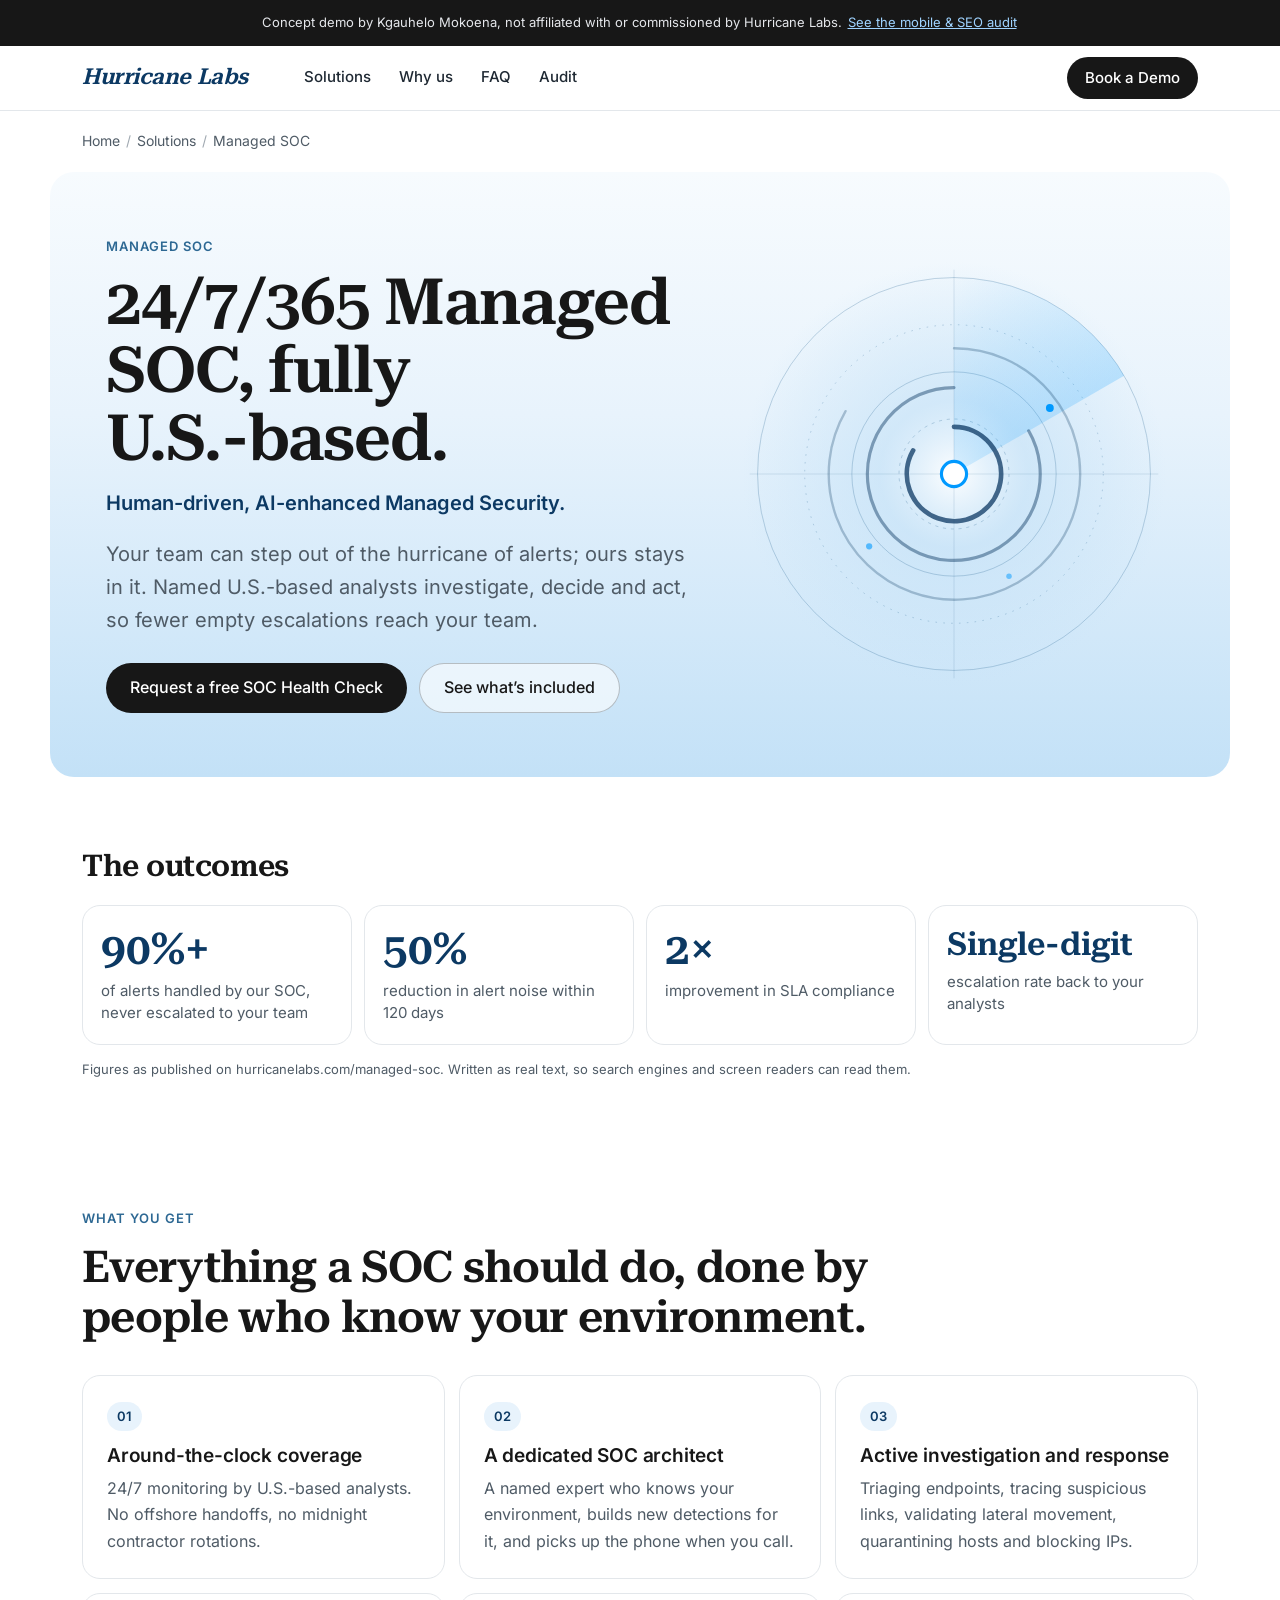
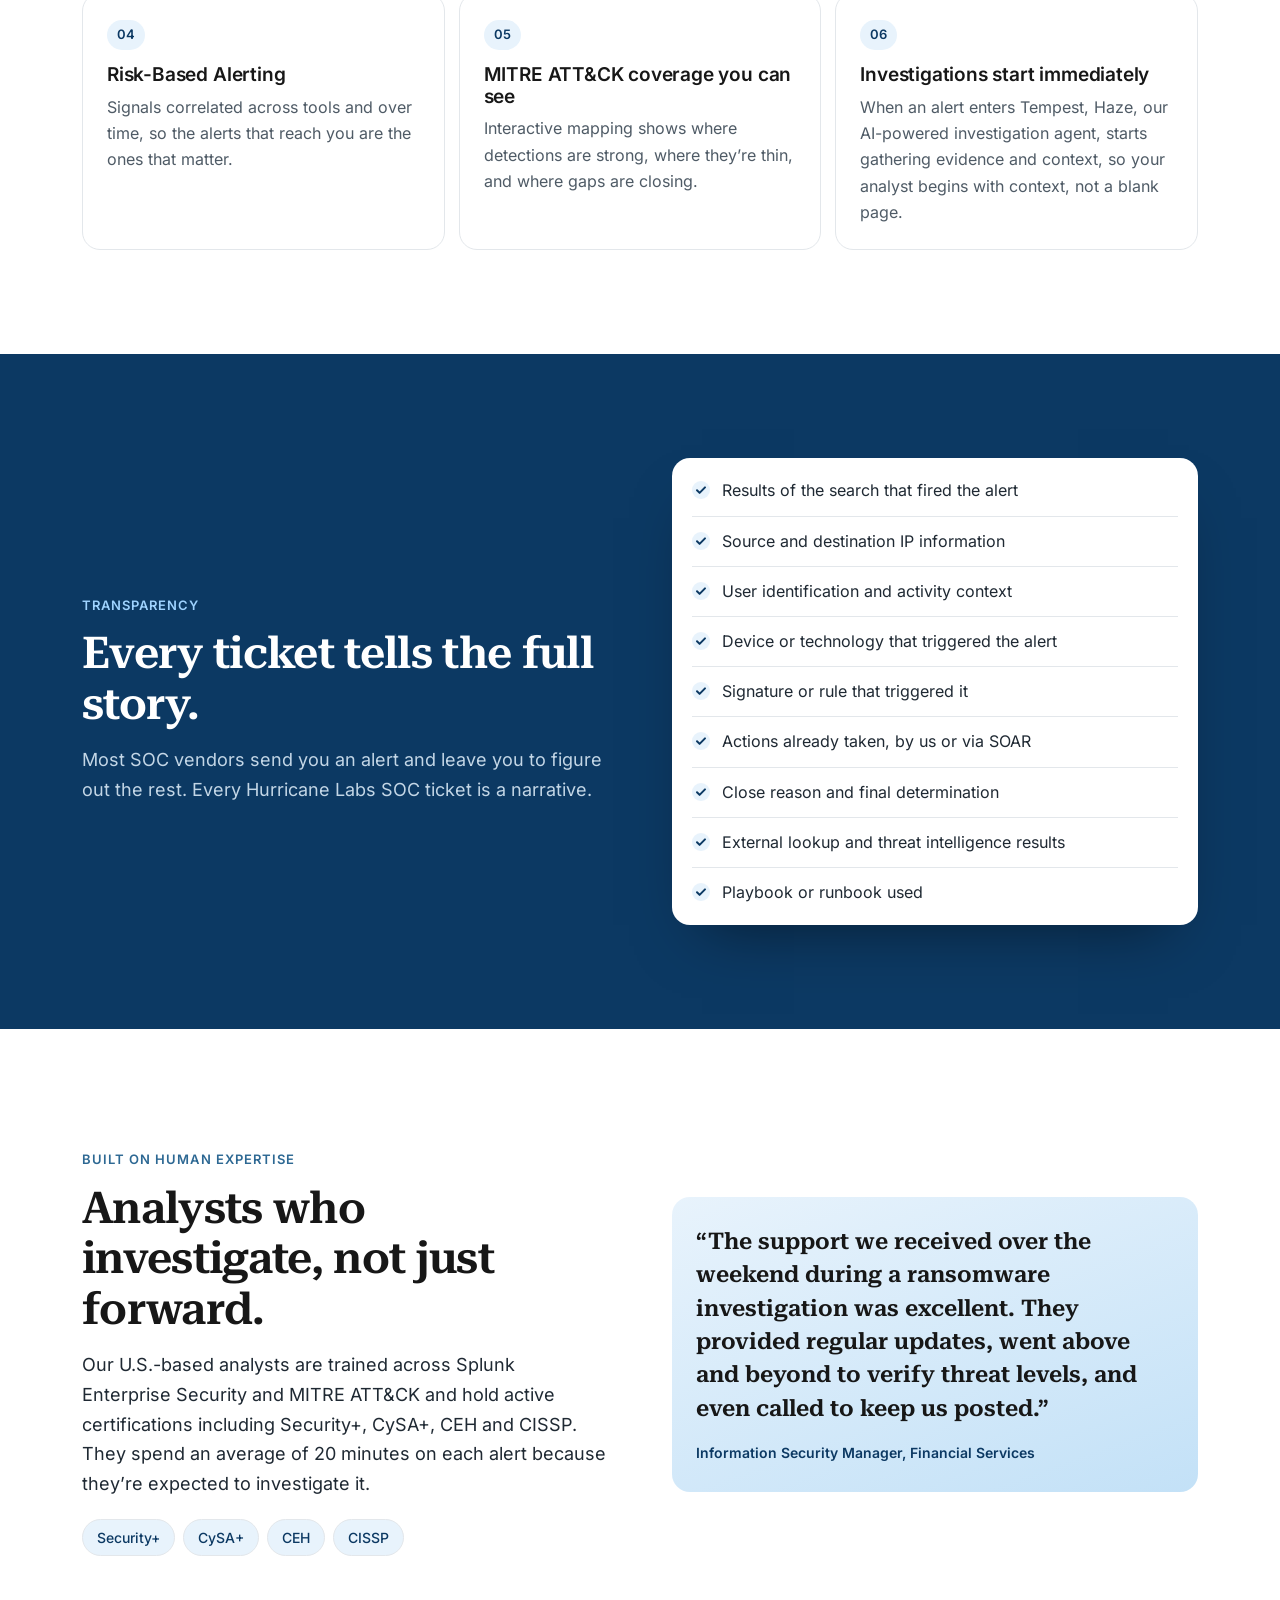
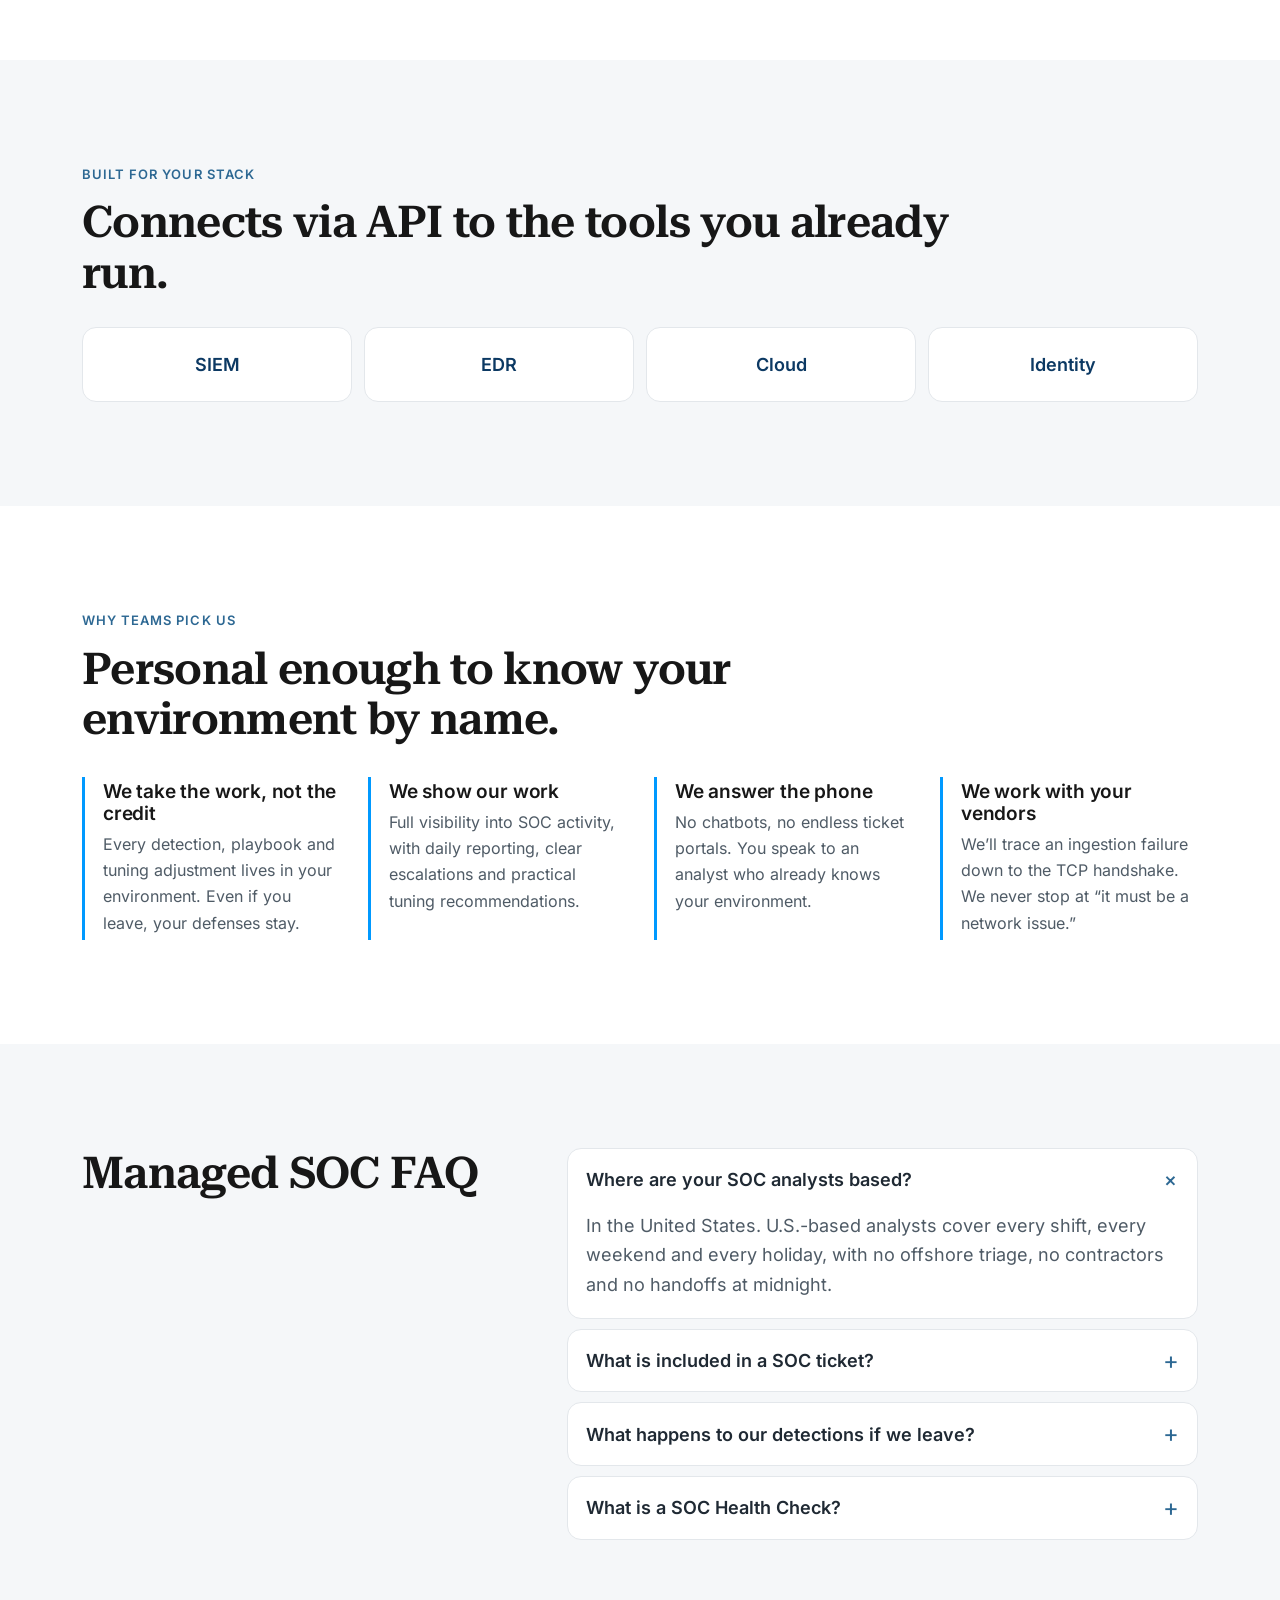
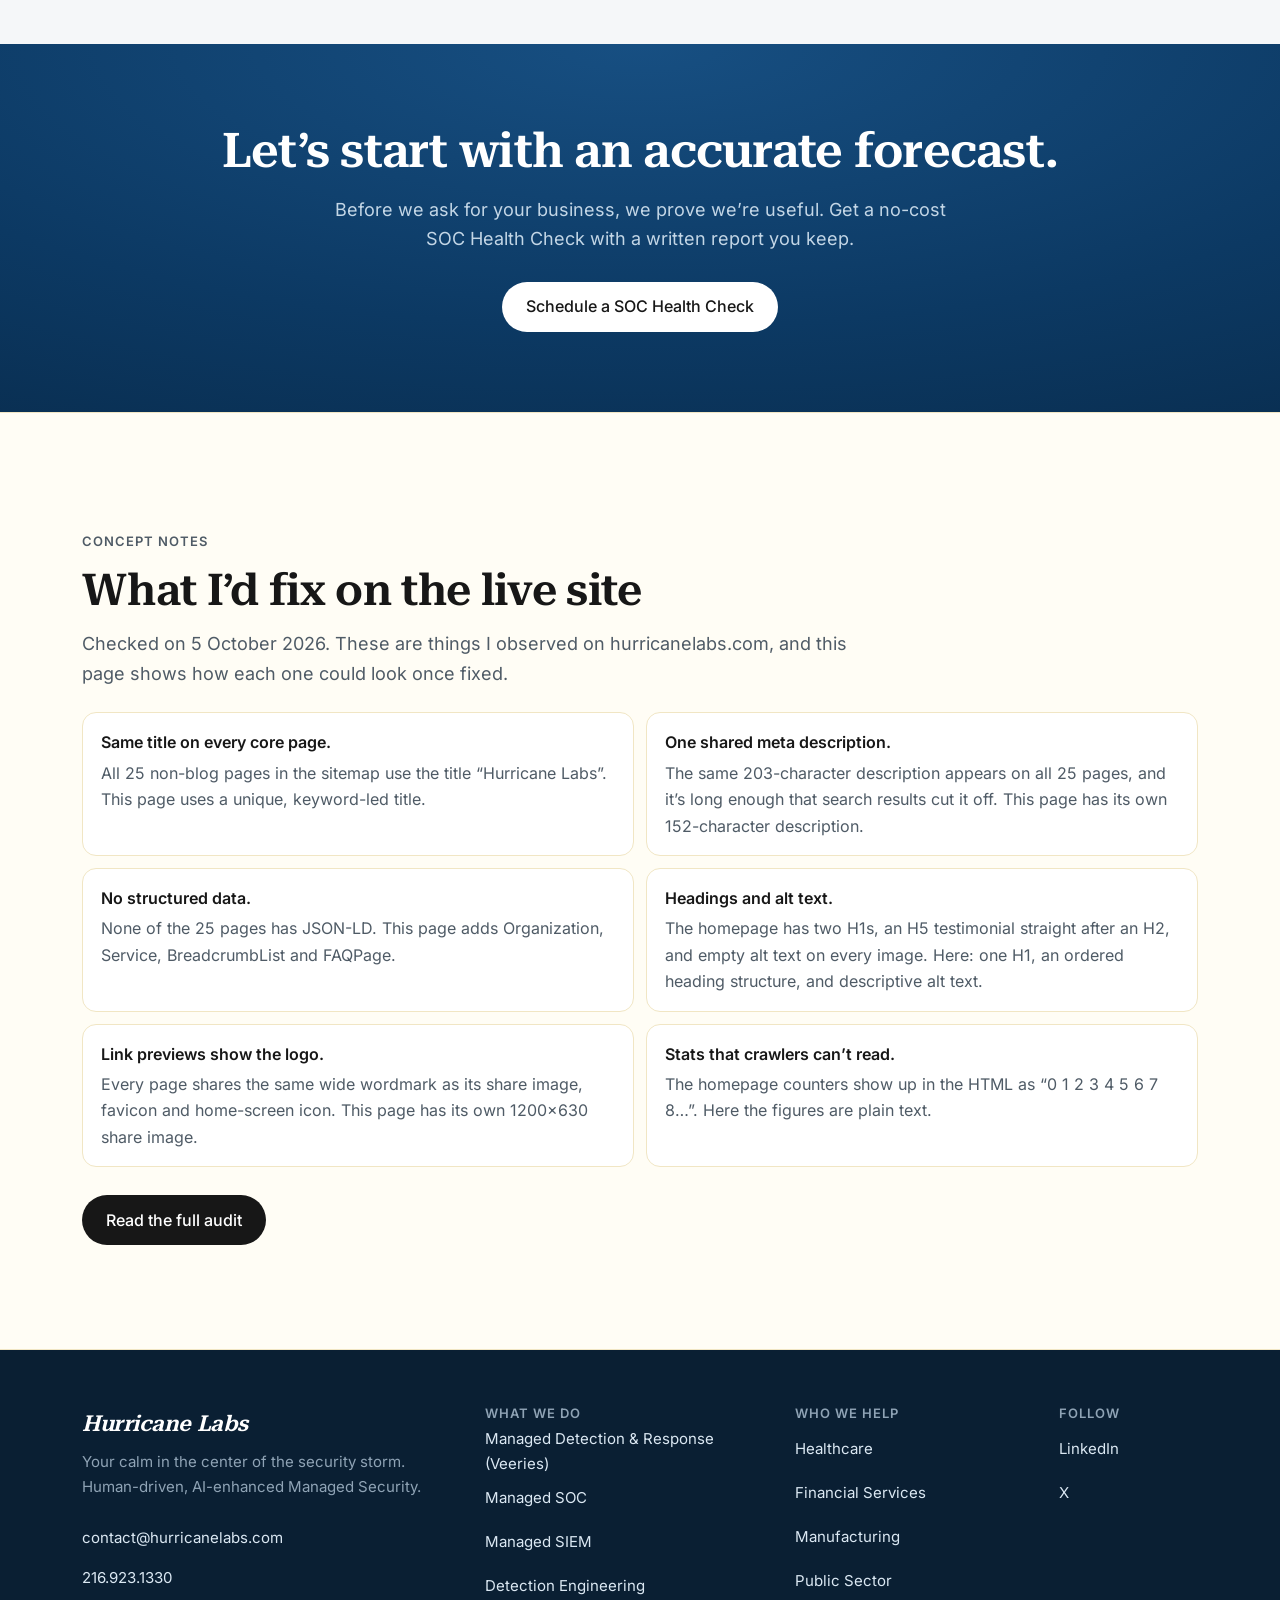
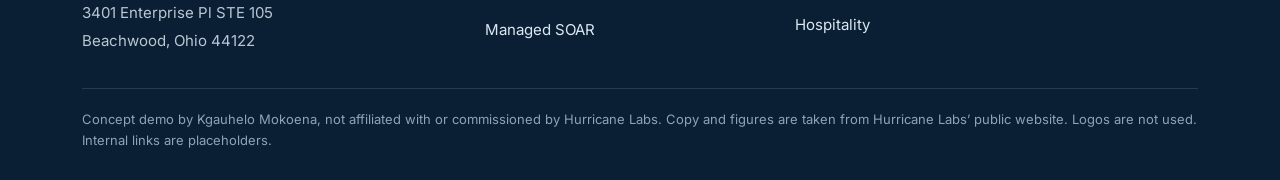
<file: index.html>
<!doctype html>
<html lang="en">
<head>
<meta charset="utf-8">
<meta name="viewport" content="width=device-width, initial-scale=1">
<title>Managed SOC Services | 24/7 U.S.-Based SOC | Hurricane Labs</title>
<meta name="description" content="24/7/365 managed SOC with named, U.S.-based analysts. Faster investigations, fewer empty escalations, and full visibility. Book a free SOC Health Check.">
<!-- Concept demo: canonical points to the live Managed SOC page so this demo never competes with it in search. -->
<link rel="canonical" href="https://www.hurricanelabs.com/managed-soc">
<meta property="og:type" content="website">
<meta property="og:title" content="Managed SOC Services | 24/7 U.S.-Based SOC | Hurricane Labs">
<meta property="og:description" content="24/7/365 monitoring and response by named, U.S.-based analysts. Start with a no-cost SOC Health Check.">
<meta property="og:image" content="https://kgauhelom053-ai.github.io/concept-hurricane-labs-redesign/og-managed-soc.png">
<meta property="og:image:width" content="1200">
<meta property="og:image:height" content="630">
<meta name="twitter:card" content="summary_large_image">
<meta name="theme-color" content="#0c3963">
<link rel="icon" href="data:image/svg+xml,%3Csvg xmlns='http://www.w3.org/2000/svg' viewBox='0 0 32 32'%3E%3Crect width='32' height='32' rx='8' fill='%230c3963'/%3E%3Ctext x='16' y='22' font-family='Georgia,serif' font-size='17' font-weight='700' fill='%23fff' text-anchor='middle'%3EH%3C/text%3E%3C/svg%3E">
<link rel="preload" href="fonts/robotoserif-600-latin.woff2" as="font" type="font/woff2" crossorigin>
<link rel="preload" href="fonts/inter-latin.woff2" as="font" type="font/woff2" crossorigin>
<style>@font-face{font-family:"Inter";font-style:normal;font-weight:400 600;font-display:swap;src:url(fonts/inter-latin.woff2) format("woff2")}@font-face{font-family:"Roboto Serif";font-style:normal;font-weight:600;font-display:swap;src:url(fonts/robotoserif-600-latin.woff2) format("woff2")}:root{--navy:#0c3963;--blue:#2d6893;--sky:#c3e1f7;--sky-2:#e8f3fc;--bright:#0099ff;--ink:#171717;--text:#1f2933;--muted:#4f5b66;--line:#e3e7eb;--soft:#f5f7f9;--white:#fff;--serif:"Roboto Serif",Georgia,"Times New Roman",serif;--sans:"Inter",system-ui,-apple-system,"Segoe UI",Roboto,sans-serif;--r:18px}*,*::before,*::after{box-sizing:border-box}html{-webkit-text-size-adjust:100%;scroll-behavior:smooth}@media (prefers-reduced-motion:reduce){html{scroll-behavior:auto}}body{margin:0;font:400 17px/1.65 var(--sans);color:var(--text);background:var(--white);-webkit-font-smoothing:antialiased;overflow-x:hidden}h1,h2,h3{margin:0;color:var(--ink);line-height:1.15}h1,h2{font-family:var(--serif);font-weight:600;letter-spacing:-.015em}h3{font-weight:600;font-size:19px;letter-spacing:-.01em}p{margin:0}ul,ol{margin:0;padding:0;list-style:none}a{color:var(--blue)}img{max-width:100%;height:auto;display:block}.wrap{width:100%;max-width:1180px;margin:0 auto;padding:0 20px}:focus-visible{outline:3px solid var(--bright);outline-offset:3px;border-radius:6px}.skip{position:absolute;left:-9999px;top:0;background:var(--ink);color:#fff;padding:10px 14px;z-index:99}.skip:focus{left:10px;top:10px}.concept-bar{background:var(--ink);color:#e5e7eb;font-size:13px;line-height:1.5;text-align:center;padding:9px 16px}.concept-bar a{color:#9fd3ff;white-space:nowrap}.site-header{position:sticky;top:0;z-index:30;background:rgba(255,255,255,.92);backdrop-filter:blur(10px);-webkit-backdrop-filter:blur(10px);border-bottom:1px solid var(--line)}.header-inner{display:flex;align-items:center;gap:16px;height:64px}.wordmark{font-family:var(--serif);font-weight:600;font-size:22px;letter-spacing:-.02em;color:var(--navy);text-decoration:none;margin-right:auto;font-style:italic}.wordmark-light{color:#fff}.desktop-nav{display:none;gap:28px}.desktop-nav a{color:var(--text);text-decoration:none;font-weight:500;font-size:15px;padding:10px 0}.desktop-nav a:hover{color:var(--blue)}.site-header .header-cta{display:none}.mobile-nav{position:relative}.mobile-nav summary{list-style:none;width:48px;height:48px;display:grid;place-content:center;gap:5px;cursor:pointer;border-radius:12px}.mobile-nav summary::-webkit-details-marker{display:none}.mobile-nav summary span{display:block;width:22px;height:2px;background:var(--ink);border-radius:2px;transition:transform .2s,opacity .2s}.mobile-nav[open] summary span:nth-child(1){transform:translateY(7px) rotate(45deg)}.mobile-nav[open] summary span:nth-child(2){opacity:0}.mobile-nav[open] summary span:nth-child(3){transform:translateY(-7px) rotate(-45deg)}.mobile-nav nav{position:absolute;right:0;top:56px;width:min(86vw,320px);background:#fff;border:1px solid var(--line);border-radius:16px;box-shadow:0 20px 40px -16px rgba(12,57,99,.3);padding:10px;display:grid}.mobile-nav nav a{display:flex;align-items:center;min-height:48px;padding:0 14px;border-radius:10px;color:var(--ink);text-decoration:none;font-weight:500}.mobile-nav nav a:hover{background:var(--soft)}.mobile-nav nav .btn{justify-content:center;color:#fff;margin-top:6px}.btn{display:inline-flex;align-items:center;justify-content:center;min-height:50px;padding:0 24px;border-radius:999px;font:500 16px/1.2 var(--sans);text-decoration:none;text-align:center;transition:background .15s,transform .15s}.btn:hover{transform:translateY(-1px)}.btn-sm{min-height:42px;padding:0 18px;font-size:15px}.btn-dark{background:var(--ink);color:#fff}.btn-dark:hover{background:#000}.btn-ghost{border:1px solid rgba(23,23,23,.25);color:var(--ink);background:rgba(255,255,255,.6)}.btn-light{background:#fff;color:var(--ink)}.crumbs ol{display:flex;flex-wrap:wrap;gap:6px;font-size:14px;color:var(--muted);padding:14px 0 0}.crumbs li+li::before{content:"/";margin-right:6px;color:#a0a9b1}.crumbs a{color:var(--muted);text-decoration:none;padding:12px 0}.crumbs a:hover{color:var(--blue);text-decoration:underline}.hero{padding:16px 0 0}.hero-inner{background:linear-gradient(180deg,#f7fbfe 0%,var(--sky-2) 40%,var(--sky) 100%);border-radius:24px;padding:36px 24px 0;display:grid;gap:8px;overflow:hidden}.eyebrow{font-size:13px;font-weight:600;letter-spacing:.08em;text-transform:uppercase;color:var(--blue);margin-bottom:12px}.eyebrow-light{color:#9fd3ff}.hero h1{font-size:clamp(36px,9.6vw,64px);line-height:1.06}.lede{margin-top:18px;font-size:clamp(17px,4.4vw,20px);color:var(--muted);max-width:34em}.ctas{display:grid;gap:12px;margin-top:26px}.hero-art{margin:8px auto -40px;max-width:360px;width:100%}.outcomes{padding:72px 0 24px}.h2-sm{font-size:clamp(24px,6vw,30px)}.stats{display:grid;grid-template-columns:1fr 1fr;gap:12px;margin-top:22px}.stats li{border:1px solid var(--line);border-radius:var(--r);padding:20px 18px;background:#fff}.stats strong{display:block;font-family:var(--serif);font-size:clamp(28px,8vw,44px);font-weight:600;color:var(--navy);line-height:1.05}.stats span{display:block;margin-top:8px;font-size:15px;color:var(--muted);line-height:1.45}.fineprint{margin-top:14px;font-size:13px;color:var(--muted)}.section{padding:72px 0}.section h2{font-size:clamp(28px,7vw,44px);max-width:20em}.section-soft{background:var(--soft)}.section-navy{background:var(--navy);color:#dbe8f3}.section-navy h2{color:#fff}.muted-light{margin-top:16px;color:#c3d6e6}.cards{display:grid;gap:14px;margin-top:32px}.card{border:1px solid var(--line);border-radius:var(--r);padding:24px;background:#fff}.num{display:inline-block;font-size:13px;font-weight:600;color:var(--navy);background:var(--sky-2);border-radius:999px;padding:4px 10px}.card h3{margin-top:14px}.card p{margin-top:8px;color:var(--muted);font-size:16px}.split{display:grid;gap:28px}.split p{margin-top:16px}.ticket{background:#fff;color:var(--text);border-radius:var(--r);padding:8px 20px;box-shadow:0 30px 60px -30px rgba(0,0,0,.5)}.ticket li{display:flex;gap:12px;padding:13px 0;border-bottom:1px solid var(--line);font-size:16px;line-height:1.45}.ticket li:last-child{border-bottom:0}.ticket li::before{content:"";flex:none;width:18px;height:18px;margin-top:2px;border-radius:50%;background:var(--sky-2) url("data:image/svg+xml,%3Csvg xmlns='http://www.w3.org/2000/svg' viewBox='0 0 18 18'%3E%3Cpath d='M5 9.3l2.6 2.6L13 6.4' stroke='%230c3963' stroke-width='2' fill='none' stroke-linecap='round' stroke-linejoin='round'/%3E%3C/svg%3E") center/18px no-repeat}.pills{display:flex;flex-wrap:wrap;gap:8px;margin-top:20px}.pills li{border:1px solid var(--line);border-radius:999px;padding:6px 14px;font-size:14px;font-weight:500;color:var(--navy);background:var(--sky-2)}.quote{margin:0;background:linear-gradient(160deg,var(--sky-2),var(--sky));border-radius:var(--r);padding:28px 24px}.quote blockquote{margin:0}.quote blockquote p{margin:0;font-family:var(--serif);font-size:clamp(19px,4.8vw,23px);line-height:1.45;color:var(--ink)}.quote figcaption{margin-top:16px;font-size:14px;font-weight:600;color:var(--navy)}.stack{display:grid;grid-template-columns:1fr 1fr;gap:12px;margin-top:28px}.stack li{background:#fff;border:1px solid var(--line);border-radius:14px;padding:22px;font-weight:600;font-size:18px;color:var(--navy);text-align:center}.why{display:grid;gap:14px;margin-top:32px}.why article{border-left:3px solid var(--bright);padding:4px 0 4px 18px}.why p{margin-top:6px;color:var(--muted);font-size:16px}.faq-wrap{display:grid;gap:24px}.faq{display:grid;gap:10px}.faq details{background:#fff;border:1px solid var(--line);border-radius:14px;padding:0 18px}.faq summary{cursor:pointer;list-style:none;display:flex;justify-content:space-between;align-items:center;gap:14px;min-height:60px;padding:14px 0;font-weight:600;line-height:1.4}.faq summary::-webkit-details-marker{display:none}.faq summary::after{content:"+";font-size:24px;font-weight:400;color:var(--blue);transition:transform .2s;flex:none}.faq details[open] summary::after{transform:rotate(45deg)}.faq details p{padding:0 0 18px;color:var(--muted)}.cta{background:radial-gradient(120% 140% at 50% 0%,#174f82 0%,var(--navy) 55%,#082a4a 100%);color:#dbe8f3;text-align:center;padding:80px 0}.cta h2{color:#fff;font-size:clamp(30px,7.4vw,48px)}.cta p{margin:16px auto 28px;max-width:34em;color:#c3d6e6}.fixes{background:#fffdf5;border-top:1px solid #f1e6c4;border-bottom:1px solid #f1e6c4}.fixes .eyebrow{color:#9a6b00}.fixes>.wrap>p{margin-top:14px;color:var(--muted);max-width:44em}.fixlist{display:grid;gap:12px;margin:24px 0 28px}.fixlist li{background:#fff;border:1px solid #f1e6c4;border-radius:14px;padding:16px 18px;font-size:16px;color:var(--muted)}.fixlist b{display:block;color:var(--ink);margin-bottom:4px}.site-footer{background:#0a1f33;color:#b9c7d4;padding:56px 0 28px;font-size:15px}.footer-grid{display:grid;gap:32px}.foot-sub{margin-top:8px;color:#8fa3b5}.site-footer address{font-style:normal;margin-top:18px;line-height:1.9}.site-footer a{color:#dbe8f3;text-decoration:none}.site-footer a:hover{text-decoration:underline}.foot-h{font-family:var(--sans);font-size:13px;letter-spacing:.08em;text-transform:uppercase;color:#8fa3b5;margin-bottom:6px}.site-footer nav li a{display:inline-flex;align-items:center;min-height:44px}.legal{margin-top:32px}.legal p{border-top:1px solid rgba(255,255,255,.12);padding-top:20px;font-size:13px;color:#8fa3b5}.audit-hero{padding:40px 0 8px}.audit-hero h1{font-size:clamp(32px,8vw,52px)}.audit-hero .lede{max-width:40em}.meta-row{display:flex;flex-wrap:wrap;gap:8px;margin-top:20px}.meta-row span{font-size:13px;background:var(--soft);border:1px solid var(--line);border-radius:999px;padding:6px 12px;color:var(--muted)}.summary{display:grid;grid-template-columns:1fr 1fr;gap:12px;margin-top:28px}.summary div{border:1px solid var(--line);border-radius:16px;padding:16px}.summary b{display:block;font-family:var(--serif);font-size:28px;color:var(--navy)}.summary span{font-size:14px;color:var(--muted)}.issues{display:grid;gap:16px;margin-top:28px;counter-reset:i}.issue{border:1px solid var(--line);border-radius:var(--r);padding:22px 20px;background:#fff}.issue header{display:flex;flex-wrap:wrap;align-items:center;gap:8px 10px}.issue h3{flex:1 1 100%;font-size:19px;margin-top:6px}.prio{font-size:12px;font-weight:600;letter-spacing:.04em;text-transform:uppercase;border-radius:999px;padding:4px 10px}.prio-high{background:#fde8e8;color:#9b1c1c}.prio-med{background:#fdf3d7;color:#8a5a00}.prio-low{background:#e6f1fb;color:#1e4f7a}.area{font-size:12px;font-weight:600;color:var(--muted);text-transform:uppercase;letter-spacing:.04em}.issue dl{margin:14px 0 0;display:grid;gap:10px}.issue dt{font-size:13px;font-weight:600;color:var(--navy);text-transform:uppercase;letter-spacing:.05em}.issue dd{margin:2px 0 0;font-size:16px;color:var(--muted)}.issue code{font-size:.88em;background:var(--soft);border:1px solid var(--line);border-radius:6px;padding:1px 6px;word-break:break-word}.good{margin-top:28px;background:#f1faf3;border:1px solid #cfead6;border-radius:var(--r);padding:20px}.good h2{font-size:22px}.good ul{margin-top:10px;display:grid;gap:6px;font-size:16px;color:var(--muted)}.good li::before{content:"✓ ";color:#1f7a3a;font-weight:700}.method{margin-top:28px;font-size:15px;color:var(--muted)}.method h2{font-size:22px;margin-bottom:8px}@media (min-width:640px){.wrap{padding:0 32px}.ctas{display:flex;flex-wrap:wrap}.stats{grid-template-columns:repeat(4,1fr)}.cards{grid-template-columns:1fr 1fr}.stack{grid-template-columns:repeat(4,1fr)}.why{grid-template-columns:1fr 1fr;gap:28px}.footer-grid{grid-template-columns:1.4fr 1fr 1fr}.summary{grid-template-columns:repeat(4,1fr)}.issue{padding:26px 28px}.issue dl{grid-template-columns:140px 1fr;gap:12px 18px}.issue dd{margin:0}}@media (min-width:960px){body{font-size:18px}.desktop-nav{display:flex}.site-header .header-cta{display:inline-flex}.mobile-nav{display:none}.wordmark{margin-right:40px}.desktop-nav{margin-right:auto}.hero-inner{grid-template-columns:1.15fr .85fr;align-items:center;padding:64px 56px;gap:32px}.hero-art{margin:0;max-width:440px;justify-self:end}.cards{grid-template-columns:repeat(3,1fr)}.section{padding:104px 0}.split{grid-template-columns:1fr 1fr;gap:64px;align-items:center}.why{grid-template-columns:repeat(4,1fr)}.faq-wrap{grid-template-columns:.8fr 1.2fr;gap:64px;align-items:start}.footer-grid{grid-template-columns:1.6fr 1.2fr 1fr .6fr}.fixlist{grid-template-columns:1fr 1fr}}.nw{white-space:nowrap}.stats strong.stat-word{font-size:clamp(22px,5.6vw,32px);line-height:1.15}.concept-bar a{display:inline-block;padding:4px 2px}.site-footer address a{display:inline-block;padding:6px 0}.site-footer nav li a{min-width:44px}.crumbs a{display:inline-block;padding:4px 0}.crumbs li{display:flex;align-items:center}.tagline{margin-top:14px;font-size:clamp(17px,4.4vw,20px);font-weight:600;color:var(--navy)}</style>
<script type="application/ld+json">
{
  "@context": "https://schema.org",
  "@graph": [
    {
      "@type": "Organization",
      "@id": "https://www.hurricanelabs.com/#org",
      "name": "Hurricane Labs",
      "url": "https://www.hurricanelabs.com/",
      "foundingDate": "2003",
      "email": "contact@hurricanelabs.com",
      "telephone": "+1-216-923-1330",
      "address": {
        "@type": "PostalAddress",
        "streetAddress": "3401 Enterprise Pl STE 105",
        "addressLocality": "Beachwood",
        "addressRegion": "OH",
        "postalCode": "44122",
        "addressCountry": "US"
      },
      "sameAs": [
        "https://www.linkedin.com/company/hurricane-labs",
        "https://x.com/hurricanelabs"
      ]
    },
    {
      "@type": "Service",
      "name": "Managed SOC",
      "serviceType": "Managed Security Operations Center (SOC)",
      "description": "24/7/365 monitoring, investigation and response by named, U.S.-based analysts.",
      "provider": { "@id": "https://www.hurricanelabs.com/#org" },
      "areaServed": { "@type": "Country", "name": "United States" },
      "url": "https://www.hurricanelabs.com/managed-soc"
    },
    {
      "@type": "BreadcrumbList",
      "itemListElement": [
        { "@type": "ListItem", "position": 1, "name": "Home", "item": "https://www.hurricanelabs.com/" },
        { "@type": "ListItem", "position": 2, "name": "Managed SOC", "item": "https://www.hurricanelabs.com/managed-soc" }
      ]
    },
    {
      "@type": "FAQPage",
      "mainEntity": [
        { "@type": "Question", "name": "Where are your SOC analysts based?",
          "acceptedAnswer": { "@type": "Answer", "text": "In the United States. U.S.-based analysts cover every shift, every weekend and every holiday, with no offshore triage, no contractors and no handoffs at midnight." } },
        { "@type": "Question", "name": "What is included in a SOC ticket?",
          "acceptedAnswer": { "@type": "Answer", "text": "Every ticket includes the search results that fired the alert, source and destination IPs, user context, the triggering device and rule, actions already taken, the close reason, threat intelligence lookups, and the playbook used." } },
        { "@type": "Question", "name": "What happens to our detections if we leave?",
          "acceptedAnswer": { "@type": "Answer", "text": "Every detection, playbook and tuning adjustment lives directly in your environment, so your defenses stay where they are even if you leave." } },
        { "@type": "Question", "name": "What is a SOC Health Check?",
          "acceptedAnswer": { "@type": "Answer", "text": "A no-cost review of your current detection coverage, data quality and alert tuning, with a written report of specific recommendations that is yours to keep." } }
      ]
    }
  ]
}
</script>
</head>
<body>
<a class="skip" href="#main">Skip to content</a>

<div class="concept-bar" role="note">
  Concept demo by Kgauhelo Mokoena, not affiliated with or commissioned by Hurricane Labs. <a href="audit.html">See the mobile &amp; SEO audit</a>
</div>

<header class="site-header">
  <div class="wrap header-inner">
    <a class="wordmark" href="#main" aria-label="Hurricane Labs, home">Hurricane&nbsp;Labs</a>
    <nav class="desktop-nav" aria-label="Primary">
      <a href="#what-you-get">Solutions</a>
      <a href="#why">Why us</a>
      <a href="#faq">FAQ</a>
      <a href="audit.html">Audit</a>
    </nav>
    <a class="btn btn-dark btn-sm header-cta" href="#health-check">Book a Demo</a>
    <details class="mobile-nav">
      <summary aria-label="Open menu"><span></span><span></span><span></span></summary>
      <nav aria-label="Mobile">
        <a href="#what-you-get">Solutions</a>
        <a href="#why">Why us</a>
        <a href="#faq">FAQ</a>
        <a href="audit.html">Mobile &amp; SEO audit</a>
        <a class="btn btn-dark" href="#health-check">Book a Demo</a>
      </nav>
    </details>
  </div>
</header>

<main id="main">
  <nav class="wrap crumbs" aria-label="Breadcrumb">
    <ol><li><a href="#main">Home</a></li><li><a href="#what-you-get">Solutions</a></li><li aria-current="page">Managed SOC</li></ol>
  </nav>

  <section class="hero">
    <div class="wrap hero-inner">
      <div class="hero-copy">
        <p class="eyebrow">Managed SOC</p>
        <h1>24/7/365 Managed SOC, fully <span class="nw">U.S.-based.</span></h1>
        <p class="tagline">Human-driven, AI-enhanced Managed Security.</p>
        <p class="lede">Your team can step out of the hurricane of alerts; ours stays in it. Named U.S.-based analysts investigate, decide and act, so fewer empty escalations reach your team.</p>
        <div class="ctas">
          <a class="btn btn-dark" href="#health-check">Request a free SOC Health Check</a>
          <a class="btn btn-ghost" href="#what-you-get">See what’s included</a>
        </div>
      </div>
      <figure class="hero-art">
        <img src="storm.svg" width="560" height="560" fetchpriority="high"
             alt="Illustration of a radar sweep over a calm storm eye, representing round-the-clock security monitoring">
      </figure>
    </div>
  </section>

  <section class="outcomes" aria-labelledby="outcomes-h">
    <div class="wrap">
      <h2 id="outcomes-h" class="h2-sm">The outcomes</h2>
      <ul class="stats">
        <li><strong>90%+</strong><span>of alerts handled by our SOC, never escalated to your team</span></li>
        <li><strong>50%</strong><span>reduction in alert noise within 120 days</span></li>
        <li><strong>2×</strong><span>improvement in SLA compliance</span></li>
        <li><strong class="stat-word">Single-digit</strong><span>escalation rate back to your analysts</span></li>
      </ul>
      <p class="fineprint">Figures as published on hurricanelabs.com/managed-soc. Written as real text, so search engines and screen readers can read them.</p>
    </div>
  </section>

  <section class="section" id="what-you-get" aria-labelledby="wyg-h">
    <div class="wrap">
      <p class="eyebrow">What you get</p>
      <h2 id="wyg-h">Everything a SOC should do, done by people who know your environment.</h2>
      <ol class="cards">
        <li class="card"><span class="num">01</span><h3>Around-the-clock coverage</h3><p>24/7 monitoring by U.S.-based analysts. No offshore handoffs, no midnight contractor rotations.</p></li>
        <li class="card"><span class="num">02</span><h3>A dedicated SOC architect</h3><p>A named expert who knows your environment, builds new detections for it, and picks up the phone when you call.</p></li>
        <li class="card"><span class="num">03</span><h3>Active investigation and response</h3><p>Triaging endpoints, tracing suspicious links, validating lateral movement, quarantining hosts and blocking IPs.</p></li>
        <li class="card"><span class="num">04</span><h3>Risk-Based Alerting</h3><p>Signals correlated across tools and over time, so the alerts that reach you are the ones that matter.</p></li>
        <li class="card"><span class="num">05</span><h3>MITRE ATT&amp;CK coverage you can see</h3><p>Interactive mapping shows where detections are strong, where they’re thin, and where gaps are closing.</p></li>
        <li class="card"><span class="num">06</span><h3>Investigations start immediately</h3><p>When an alert enters Tempest, Haze, our AI-powered investigation agent, starts gathering evidence and context, so your analyst begins with context, not a blank page.</p></li>
      </ol>
    </div>
  </section>

  <section class="section section-navy" aria-labelledby="ticket-h">
    <div class="wrap split">
      <div>
        <p class="eyebrow eyebrow-light">Transparency</p>
        <h2 id="ticket-h">Every ticket tells the full story.</h2>
        <p class="muted-light">Most SOC vendors send you an alert and leave you to figure out the rest. Every Hurricane Labs SOC ticket is a narrative.</p>
      </div>
      <ul class="ticket" aria-label="What each SOC ticket includes">
        <li>Results of the search that fired the alert</li>
        <li>Source and destination IP information</li>
        <li>User identification and activity context</li>
        <li>Device or technology that triggered the alert</li>
        <li>Signature or rule that triggered it</li>
        <li>Actions already taken, by us or via SOAR</li>
        <li>Close reason and final determination</li>
        <li>External lookup and threat intelligence results</li>
        <li>Playbook or runbook used</li>
      </ul>
    </div>
  </section>

  <section class="section" aria-labelledby="people-h">
    <div class="wrap split">
      <div>
        <p class="eyebrow">Built on human expertise</p>
        <h2 id="people-h">Analysts who investigate, not just forward.</h2>
        <p>Our U.S.-based analysts are trained across Splunk Enterprise Security and MITRE ATT&amp;CK and hold active certifications including Security+, CySA+, CEH and CISSP. They spend an average of 20 minutes on each alert because they’re expected to investigate it.</p>
        <ul class="pills" aria-label="Analyst certifications"><li>Security+</li><li>CySA+</li><li>CEH</li><li>CISSP</li></ul>
      </div>
      <figure class="quote">
        <blockquote><p>“The support we received over the weekend during a ransomware investigation was excellent. They provided regular updates, went above and beyond to verify threat levels, and even called to keep us posted.”</p></blockquote>
        <figcaption>Information Security Manager, Financial Services</figcaption>
      </figure>
    </div>
  </section>

  <section class="section section-soft" aria-labelledby="stack-h">
    <div class="wrap">
      <p class="eyebrow">Built for your stack</p>
      <h2 id="stack-h">Connects via API to the tools you already run.</h2>
      <ul class="stack"><li>SIEM</li><li>EDR</li><li>Cloud</li><li>Identity</li></ul>
    </div>
  </section>

  <section class="section" id="why" aria-labelledby="why-h">
    <div class="wrap">
      <p class="eyebrow">Why teams pick us</p>
      <h2 id="why-h">Personal enough to know your environment by name.</h2>
      <div class="why">
        <article><h3>We take the work, not the credit</h3><p>Every detection, playbook and tuning adjustment lives in your environment. Even if you leave, your defenses stay.</p></article>
        <article><h3>We show our work</h3><p>Full visibility into SOC activity, with daily reporting, clear escalations and practical tuning recommendations.</p></article>
        <article><h3>We answer the phone</h3><p>No chatbots, no endless ticket portals. You speak to an analyst who already knows your environment.</p></article>
        <article><h3>We work with your vendors</h3><p>We’ll trace an ingestion failure down to the TCP handshake. We never stop at “it must be a network issue.”</p></article>
      </div>
    </div>
  </section>

  <section class="section section-soft" id="faq" aria-labelledby="faq-h">
    <div class="wrap faq-wrap">
      <h2 id="faq-h">Managed SOC FAQ</h2>
      <div class="faq">
        <details open><summary>Where are your SOC analysts based?</summary><p>In the United States. U.S.-based analysts cover every shift, every weekend and every holiday, with no offshore triage, no contractors and no handoffs at midnight.</p></details>
        <details><summary>What is included in a SOC ticket?</summary><p>The search results that fired the alert, source and destination IPs, user context, the triggering device and rule, actions already taken, the close reason, threat intelligence lookups, and the playbook used.</p></details>
        <details><summary>What happens to our detections if we leave?</summary><p>Every detection, playbook and tuning adjustment lives directly in your environment, so your defenses stay where they are.</p></details>
        <details><summary>What is a SOC Health Check?</summary><p>A no-cost review of your current detection coverage, data quality and alert tuning, with a written report of specific recommendations. Yours to keep, even if we never work together.</p></details>
      </div>
    </div>
  </section>

  <section class="cta" id="health-check" aria-labelledby="cta-h">
    <div class="wrap cta-inner">
      <h2 id="cta-h">Let’s start with an accurate forecast.</h2>
      <p>Before we ask for your business, we prove we’re useful. Get a no-cost SOC Health Check with a written report you keep.</p>
      <a class="btn btn-light" href="#health-check">Schedule a SOC Health Check</a>
    </div>
  </section>

  <section class="section fixes" aria-labelledby="fix-h">
    <div class="wrap">
      <p class="eyebrow">Concept notes</p>
      <h2 id="fix-h">What I’d fix on the live site</h2>
      <p>Checked on 5 October 2026. These are things I observed on hurricanelabs.com, and this page shows how each one could look once fixed.</p>
      <ul class="fixlist">
        <li><b>Same title on every core page.</b> All 25 non-blog pages in the sitemap use the title “Hurricane Labs”. This page uses a unique, keyword-led title.</li>
        <li><b>One shared meta description.</b> The same 203-character description appears on all 25 pages, and it’s long enough that search results cut it off. This page has its own 152-character description.</li>
        <li><b>No structured data.</b> None of the 25 pages has JSON-LD. This page adds Organization, Service, BreadcrumbList and FAQPage.</li>
        <li><b>Headings and alt text.</b> The homepage has two H1s, an H5 testimonial straight after an H2, and empty alt text on every image. Here: one H1, an ordered heading structure, and descriptive alt text.</li>
        <li><b>Link previews show the logo.</b> Every page shares the same wide wordmark as its share image, favicon and home-screen icon. This page has its own 1200×630 share image.</li>
        <li><b>Stats that crawlers can’t read.</b> The homepage counters show up in the HTML as “0 1 2 3 4 5 6 7 8…”. Here the figures are plain text.</li>
      </ul>
      <a class="btn btn-dark" href="audit.html">Read the full audit</a>
    </div>
  </section>
</main>

<footer class="site-footer">
  <div class="wrap footer-grid">
    <div>
      <p class="wordmark wordmark-light">Hurricane&nbsp;Labs</p>
      <p class="foot-sub">Your calm in the center of the security storm. Human-driven, AI-enhanced Managed Security.</p>
      <address>
        <a href="mailto:contact@hurricanelabs.com">contact@hurricanelabs.com</a><br>
        <a href="tel:+12169231330">216.923.1330</a><br>
        3401 Enterprise Pl STE 105<br>Beachwood, Ohio 44122
      </address>
    </div>
    <nav aria-label="Services"><h2 class="foot-h">What we do</h2><ul><li><a href="#main">Managed Detection &amp; Response (Veeries)</a></li><li><a href="#main">Managed SOC</a></li><li><a href="#main">Managed SIEM</a></li><li><a href="#main">Detection Engineering</a></li><li><a href="#main">Managed SOAR</a></li></ul></nav>
    <nav aria-label="Industries"><h2 class="foot-h">Who we help</h2><ul><li><a href="#main">Healthcare</a></li><li><a href="#main">Financial Services</a></li><li><a href="#main">Manufacturing</a></li><li><a href="#main">Public Sector</a></li><li><a href="#main">Hospitality</a></li></ul></nav>
    <nav aria-label="Social"><h2 class="foot-h">Follow</h2><ul><li><a href="https://www.linkedin.com/company/hurricane-labs" aria-label="Hurricane Labs on LinkedIn">LinkedIn</a></li><li><a href="https://x.com/hurricanelabs" aria-label="Hurricane Labs on X">X</a></li></ul></nav>
  </div>
  <div class="wrap legal">
    <p>Concept demo by Kgauhelo Mokoena, not affiliated with or commissioned by Hurricane Labs. Copy and figures are taken from Hurricane Labs’ public website. Logos are not used. Internal links are placeholders.</p>
  </div>
</footer>
</body>
</html>
</file>
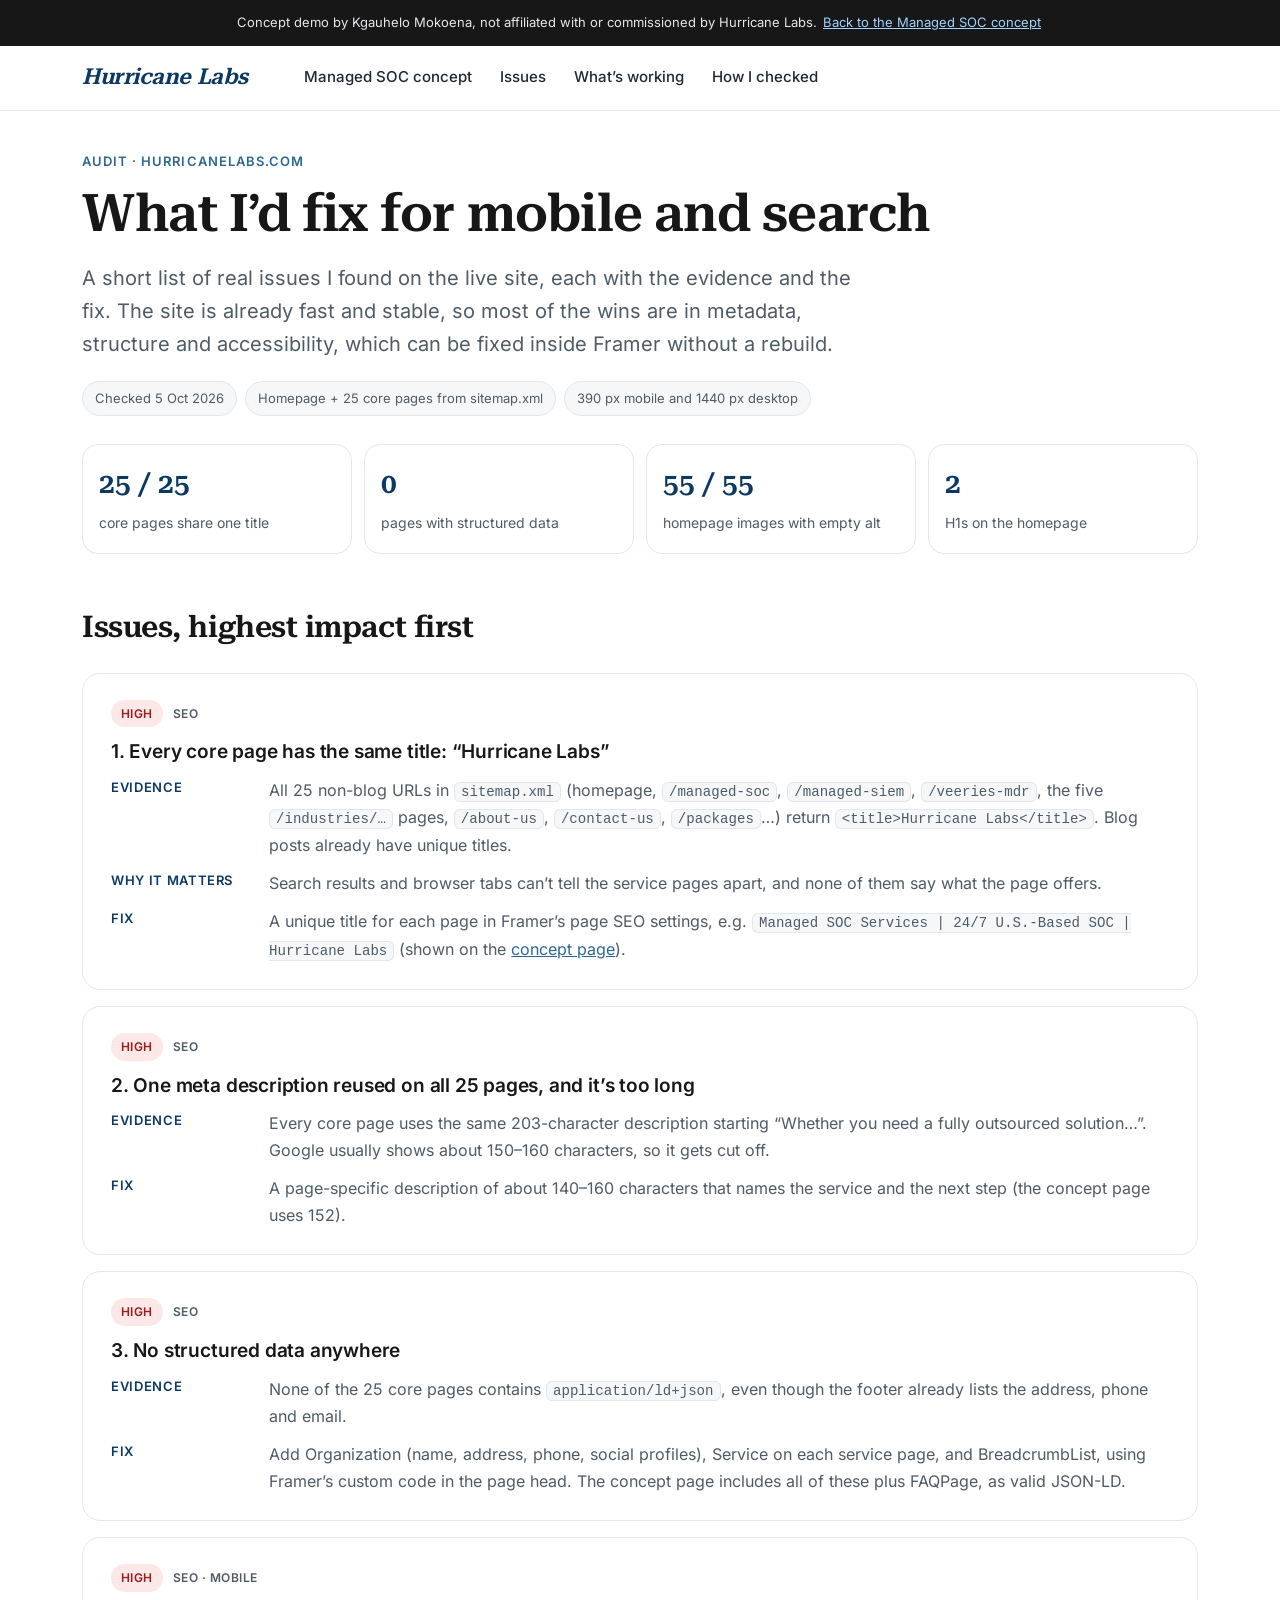
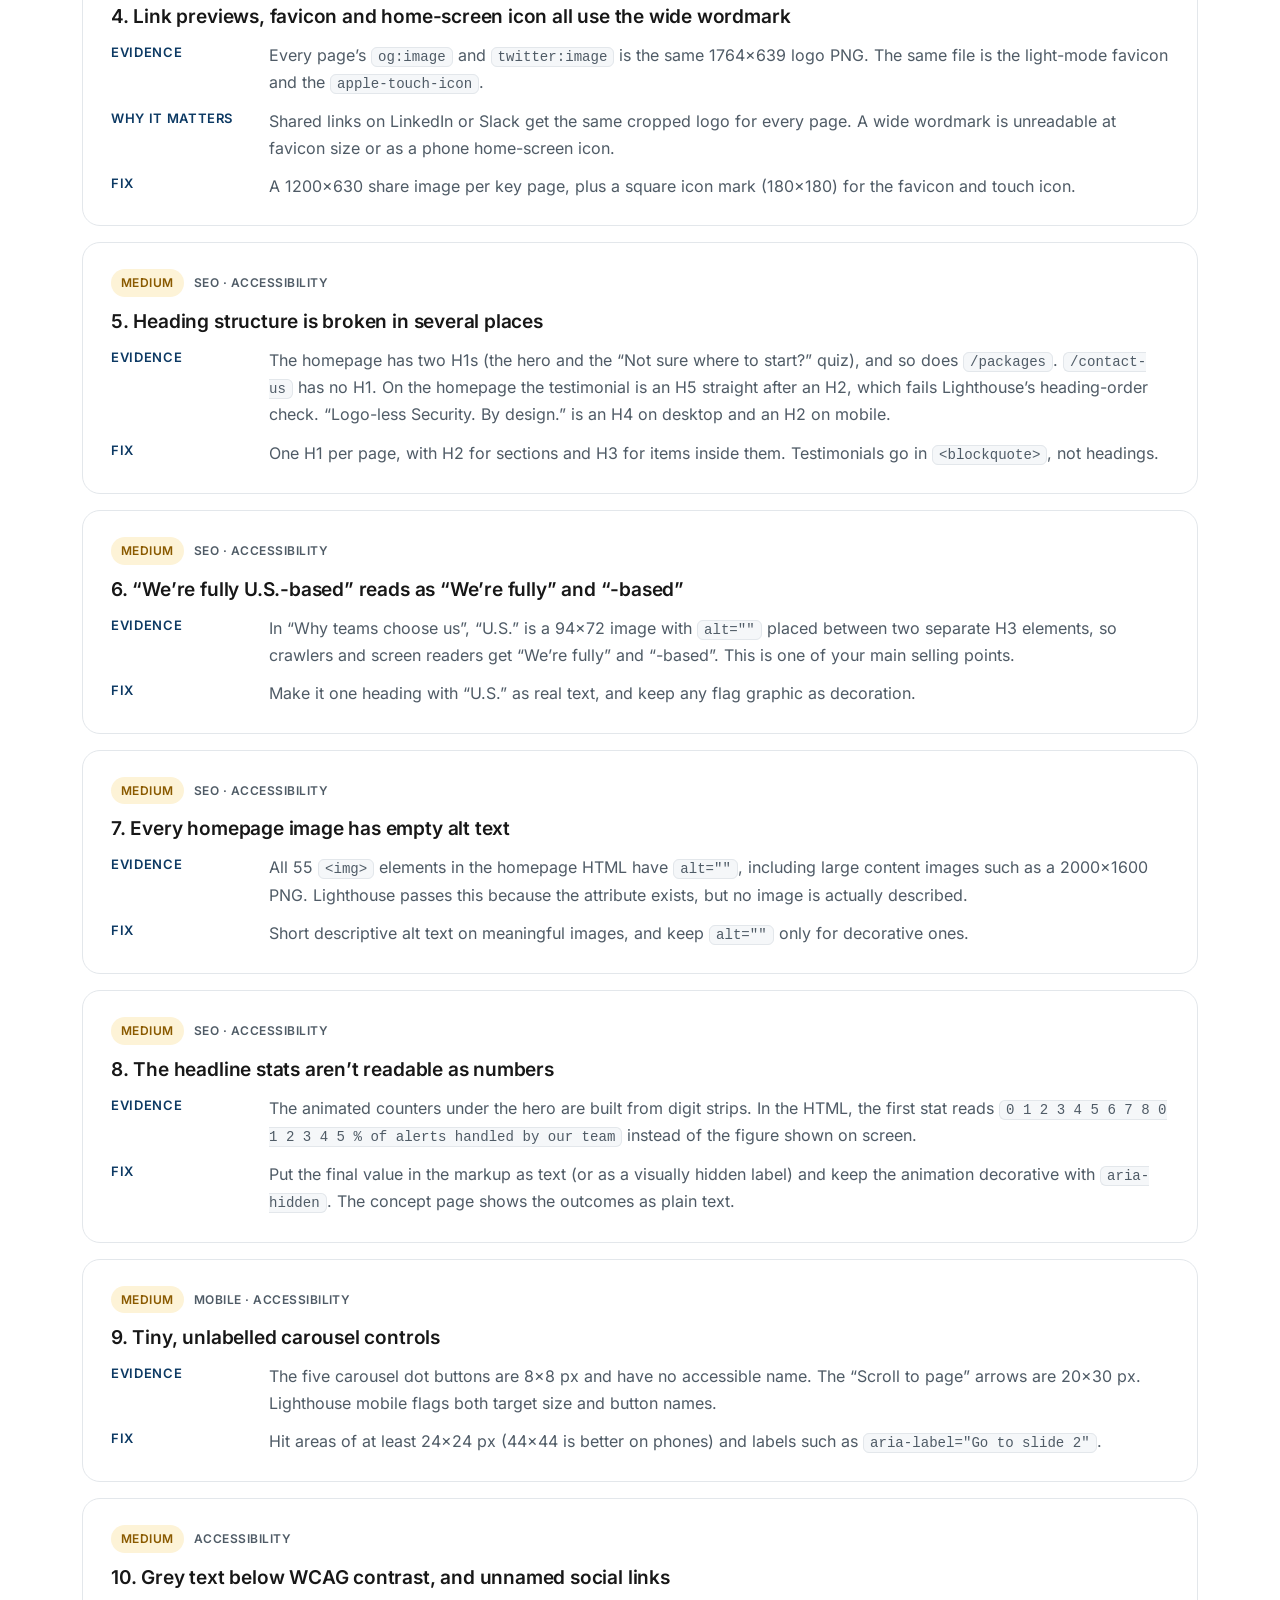
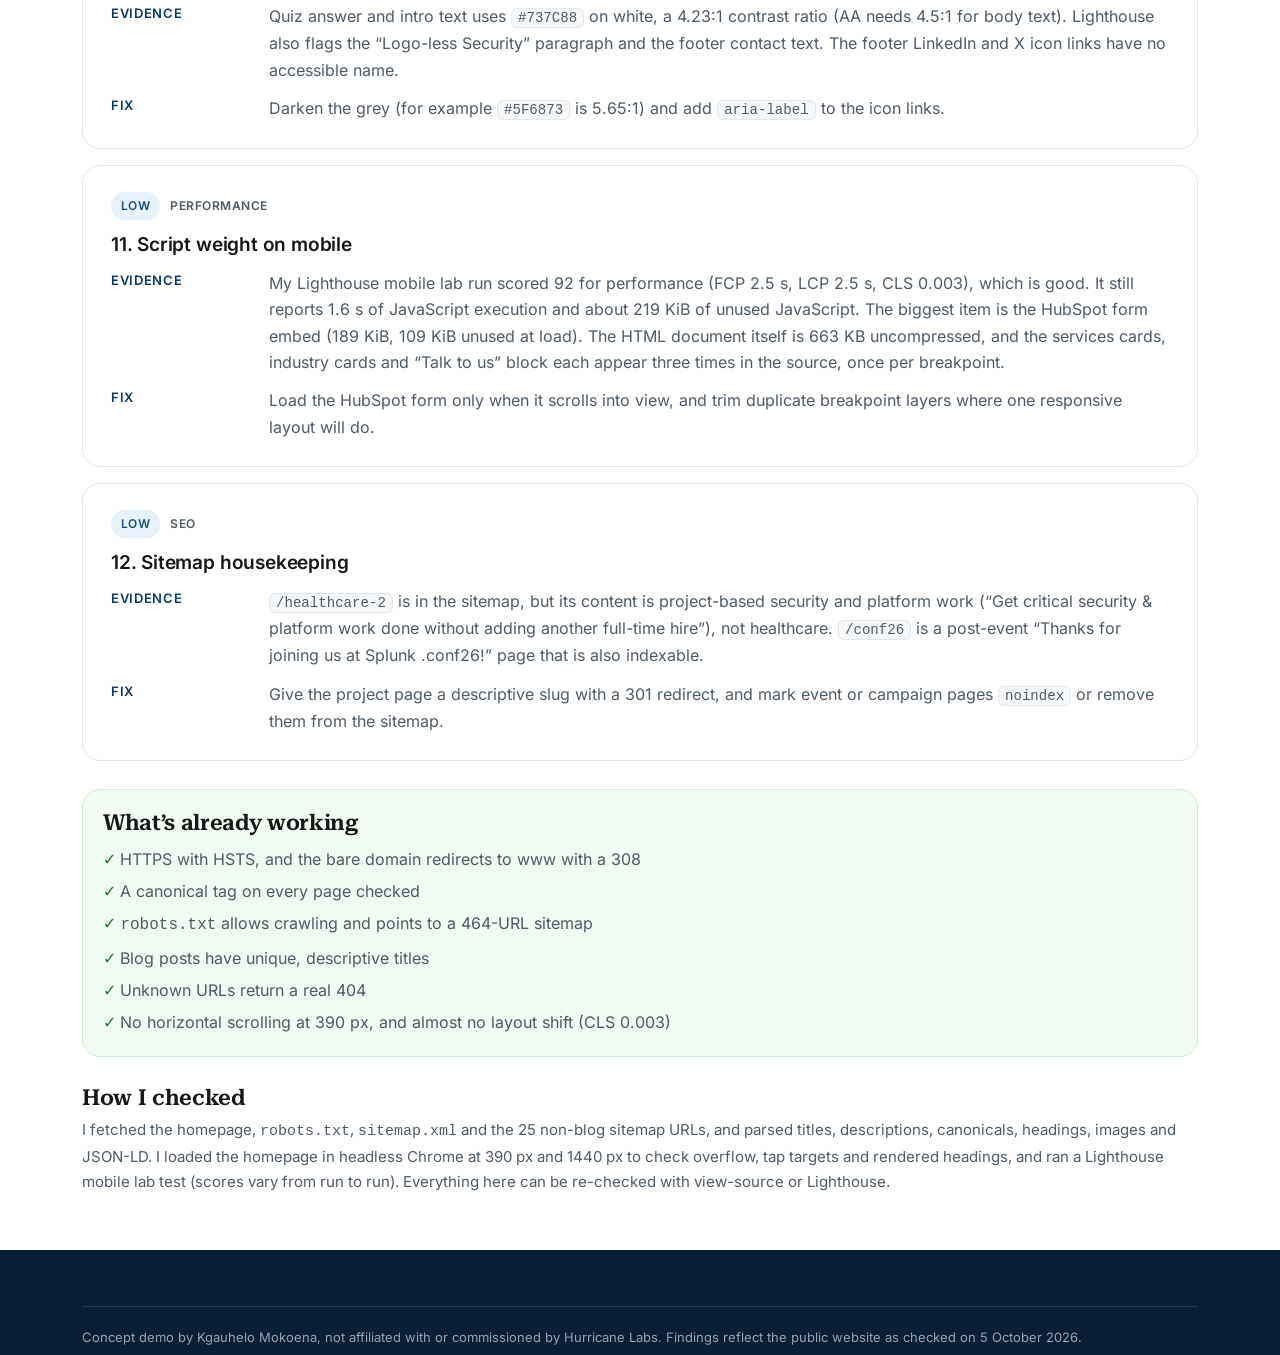
<file: audit.html>
<!doctype html>
<html lang="en">
<head>
<meta charset="utf-8">
<meta name="viewport" content="width=device-width, initial-scale=1">
<title>Mobile &amp; SEO audit of hurricanelabs.com (concept) | Kgauhelo Mokoena</title>
<meta name="description" content="A short, evidence-based mobile and SEO audit of hurricanelabs.com: page titles, meta descriptions, structured data, headings, alt text, tap targets and contrast.">
<link rel="canonical" href="https://kgauhelom053-ai.github.io/concept-hurricane-labs-redesign/audit.html">
<meta name="theme-color" content="#0c3963">
<link rel="icon" href="data:image/svg+xml,%3Csvg xmlns='http://www.w3.org/2000/svg' viewBox='0 0 32 32'%3E%3Crect width='32' height='32' rx='8' fill='%230c3963'/%3E%3Ctext x='16' y='22' font-family='Georgia,serif' font-size='17' font-weight='700' fill='%23fff' text-anchor='middle'%3EH%3C/text%3E%3C/svg%3E">
<link rel="preload" href="fonts/robotoserif-600-latin.woff2" as="font" type="font/woff2" crossorigin>
<link rel="preload" href="fonts/inter-latin.woff2" as="font" type="font/woff2" crossorigin>
<style>@font-face{font-family:"Inter";font-style:normal;font-weight:400 600;font-display:swap;src:url(fonts/inter-latin.woff2) format("woff2")}@font-face{font-family:"Roboto Serif";font-style:normal;font-weight:600;font-display:swap;src:url(fonts/robotoserif-600-latin.woff2) format("woff2")}:root{--navy:#0c3963;--blue:#2d6893;--sky:#c3e1f7;--sky-2:#e8f3fc;--bright:#0099ff;--ink:#171717;--text:#1f2933;--muted:#4f5b66;--line:#e3e7eb;--soft:#f5f7f9;--white:#fff;--serif:"Roboto Serif",Georgia,"Times New Roman",serif;--sans:"Inter",system-ui,-apple-system,"Segoe UI",Roboto,sans-serif;--r:18px}*,*::before,*::after{box-sizing:border-box}html{-webkit-text-size-adjust:100%;scroll-behavior:smooth}@media (prefers-reduced-motion:reduce){html{scroll-behavior:auto}}body{margin:0;font:400 17px/1.65 var(--sans);color:var(--text);background:var(--white);-webkit-font-smoothing:antialiased;overflow-x:hidden}h1,h2,h3{margin:0;color:var(--ink);line-height:1.15}h1,h2{font-family:var(--serif);font-weight:600;letter-spacing:-.015em}h3{font-weight:600;font-size:19px;letter-spacing:-.01em}p{margin:0}ul,ol{margin:0;padding:0;list-style:none}a{color:var(--blue)}img{max-width:100%;height:auto;display:block}.wrap{width:100%;max-width:1180px;margin:0 auto;padding:0 20px}:focus-visible{outline:3px solid var(--bright);outline-offset:3px;border-radius:6px}.skip{position:absolute;left:-9999px;top:0;background:var(--ink);color:#fff;padding:10px 14px;z-index:99}.skip:focus{left:10px;top:10px}.concept-bar{background:var(--ink);color:#e5e7eb;font-size:13px;line-height:1.5;text-align:center;padding:9px 16px}.concept-bar a{color:#9fd3ff;white-space:nowrap}.site-header{position:sticky;top:0;z-index:30;background:rgba(255,255,255,.92);backdrop-filter:blur(10px);-webkit-backdrop-filter:blur(10px);border-bottom:1px solid var(--line)}.header-inner{display:flex;align-items:center;gap:16px;height:64px}.wordmark{font-family:var(--serif);font-weight:600;font-size:22px;letter-spacing:-.02em;color:var(--navy);text-decoration:none;margin-right:auto;font-style:italic}.wordmark-light{color:#fff}.desktop-nav{display:none;gap:28px}.desktop-nav a{color:var(--text);text-decoration:none;font-weight:500;font-size:15px;padding:10px 0}.desktop-nav a:hover{color:var(--blue)}.site-header .header-cta{display:none}.mobile-nav{position:relative}.mobile-nav summary{list-style:none;width:48px;height:48px;display:grid;place-content:center;gap:5px;cursor:pointer;border-radius:12px}.mobile-nav summary::-webkit-details-marker{display:none}.mobile-nav summary span{display:block;width:22px;height:2px;background:var(--ink);border-radius:2px;transition:transform .2s,opacity .2s}.mobile-nav[open] summary span:nth-child(1){transform:translateY(7px) rotate(45deg)}.mobile-nav[open] summary span:nth-child(2){opacity:0}.mobile-nav[open] summary span:nth-child(3){transform:translateY(-7px) rotate(-45deg)}.mobile-nav nav{position:absolute;right:0;top:56px;width:min(86vw,320px);background:#fff;border:1px solid var(--line);border-radius:16px;box-shadow:0 20px 40px -16px rgba(12,57,99,.3);padding:10px;display:grid}.mobile-nav nav a{display:flex;align-items:center;min-height:48px;padding:0 14px;border-radius:10px;color:var(--ink);text-decoration:none;font-weight:500}.mobile-nav nav a:hover{background:var(--soft)}.mobile-nav nav .btn{justify-content:center;color:#fff;margin-top:6px}.btn{display:inline-flex;align-items:center;justify-content:center;min-height:50px;padding:0 24px;border-radius:999px;font:500 16px/1.2 var(--sans);text-decoration:none;text-align:center;transition:background .15s,transform .15s}.btn:hover{transform:translateY(-1px)}.btn-sm{min-height:42px;padding:0 18px;font-size:15px}.btn-dark{background:var(--ink);color:#fff}.btn-dark:hover{background:#000}.btn-ghost{border:1px solid rgba(23,23,23,.25);color:var(--ink);background:rgba(255,255,255,.6)}.btn-light{background:#fff;color:var(--ink)}.crumbs ol{display:flex;flex-wrap:wrap;gap:6px;font-size:14px;color:var(--muted);padding:14px 0 0}.crumbs li+li::before{content:"/";margin-right:6px;color:#a0a9b1}.crumbs a{color:var(--muted);text-decoration:none;padding:12px 0}.crumbs a:hover{color:var(--blue);text-decoration:underline}.hero{padding:16px 0 0}.hero-inner{background:linear-gradient(180deg,#f7fbfe 0%,var(--sky-2) 40%,var(--sky) 100%);border-radius:24px;padding:36px 24px 0;display:grid;gap:8px;overflow:hidden}.eyebrow{font-size:13px;font-weight:600;letter-spacing:.08em;text-transform:uppercase;color:var(--blue);margin-bottom:12px}.eyebrow-light{color:#9fd3ff}.hero h1{font-size:clamp(36px,9.6vw,64px);line-height:1.06}.lede{margin-top:18px;font-size:clamp(17px,4.4vw,20px);color:var(--muted);max-width:34em}.ctas{display:grid;gap:12px;margin-top:26px}.hero-art{margin:8px auto -40px;max-width:360px;width:100%}.outcomes{padding:72px 0 24px}.h2-sm{font-size:clamp(24px,6vw,30px)}.stats{display:grid;grid-template-columns:1fr 1fr;gap:12px;margin-top:22px}.stats li{border:1px solid var(--line);border-radius:var(--r);padding:20px 18px;background:#fff}.stats strong{display:block;font-family:var(--serif);font-size:clamp(28px,8vw,44px);font-weight:600;color:var(--navy);line-height:1.05}.stats span{display:block;margin-top:8px;font-size:15px;color:var(--muted);line-height:1.45}.fineprint{margin-top:14px;font-size:13px;color:var(--muted)}.section{padding:72px 0}.section h2{font-size:clamp(28px,7vw,44px);max-width:20em}.section-soft{background:var(--soft)}.section-navy{background:var(--navy);color:#dbe8f3}.section-navy h2{color:#fff}.muted-light{margin-top:16px;color:#c3d6e6}.cards{display:grid;gap:14px;margin-top:32px}.card{border:1px solid var(--line);border-radius:var(--r);padding:24px;background:#fff}.num{display:inline-block;font-size:13px;font-weight:600;color:var(--navy);background:var(--sky-2);border-radius:999px;padding:4px 10px}.card h3{margin-top:14px}.card p{margin-top:8px;color:var(--muted);font-size:16px}.split{display:grid;gap:28px}.split p{margin-top:16px}.ticket{background:#fff;color:var(--text);border-radius:var(--r);padding:8px 20px;box-shadow:0 30px 60px -30px rgba(0,0,0,.5)}.ticket li{display:flex;gap:12px;padding:13px 0;border-bottom:1px solid var(--line);font-size:16px;line-height:1.45}.ticket li:last-child{border-bottom:0}.ticket li::before{content:"";flex:none;width:18px;height:18px;margin-top:2px;border-radius:50%;background:var(--sky-2) url("data:image/svg+xml,%3Csvg xmlns='http://www.w3.org/2000/svg' viewBox='0 0 18 18'%3E%3Cpath d='M5 9.3l2.6 2.6L13 6.4' stroke='%230c3963' stroke-width='2' fill='none' stroke-linecap='round' stroke-linejoin='round'/%3E%3C/svg%3E") center/18px no-repeat}.pills{display:flex;flex-wrap:wrap;gap:8px;margin-top:20px}.pills li{border:1px solid var(--line);border-radius:999px;padding:6px 14px;font-size:14px;font-weight:500;color:var(--navy);background:var(--sky-2)}.quote{margin:0;background:linear-gradient(160deg,var(--sky-2),var(--sky));border-radius:var(--r);padding:28px 24px}.quote blockquote{margin:0}.quote blockquote p{margin:0;font-family:var(--serif);font-size:clamp(19px,4.8vw,23px);line-height:1.45;color:var(--ink)}.quote figcaption{margin-top:16px;font-size:14px;font-weight:600;color:var(--navy)}.stack{display:grid;grid-template-columns:1fr 1fr;gap:12px;margin-top:28px}.stack li{background:#fff;border:1px solid var(--line);border-radius:14px;padding:22px;font-weight:600;font-size:18px;color:var(--navy);text-align:center}.why{display:grid;gap:14px;margin-top:32px}.why article{border-left:3px solid var(--bright);padding:4px 0 4px 18px}.why p{margin-top:6px;color:var(--muted);font-size:16px}.faq-wrap{display:grid;gap:24px}.faq{display:grid;gap:10px}.faq details{background:#fff;border:1px solid var(--line);border-radius:14px;padding:0 18px}.faq summary{cursor:pointer;list-style:none;display:flex;justify-content:space-between;align-items:center;gap:14px;min-height:60px;padding:14px 0;font-weight:600;line-height:1.4}.faq summary::-webkit-details-marker{display:none}.faq summary::after{content:"+";font-size:24px;font-weight:400;color:var(--blue);transition:transform .2s;flex:none}.faq details[open] summary::after{transform:rotate(45deg)}.faq details p{padding:0 0 18px;color:var(--muted)}.cta{background:radial-gradient(120% 140% at 50% 0%,#174f82 0%,var(--navy) 55%,#082a4a 100%);color:#dbe8f3;text-align:center;padding:80px 0}.cta h2{color:#fff;font-size:clamp(30px,7.4vw,48px)}.cta p{margin:16px auto 28px;max-width:34em;color:#c3d6e6}.fixes{background:#fffdf5;border-top:1px solid #f1e6c4;border-bottom:1px solid #f1e6c4}.fixes .eyebrow{color:#9a6b00}.fixes>.wrap>p{margin-top:14px;color:var(--muted);max-width:44em}.fixlist{display:grid;gap:12px;margin:24px 0 28px}.fixlist li{background:#fff;border:1px solid #f1e6c4;border-radius:14px;padding:16px 18px;font-size:16px;color:var(--muted)}.fixlist b{display:block;color:var(--ink);margin-bottom:4px}.site-footer{background:#0a1f33;color:#b9c7d4;padding:56px 0 28px;font-size:15px}.footer-grid{display:grid;gap:32px}.foot-sub{margin-top:8px;color:#8fa3b5}.site-footer address{font-style:normal;margin-top:18px;line-height:1.9}.site-footer a{color:#dbe8f3;text-decoration:none}.site-footer a:hover{text-decoration:underline}.foot-h{font-family:var(--sans);font-size:13px;letter-spacing:.08em;text-transform:uppercase;color:#8fa3b5;margin-bottom:6px}.site-footer nav li a{display:inline-flex;align-items:center;min-height:44px}.legal{margin-top:32px}.legal p{border-top:1px solid rgba(255,255,255,.12);padding-top:20px;font-size:13px;color:#8fa3b5}.audit-hero{padding:40px 0 8px}.audit-hero h1{font-size:clamp(32px,8vw,52px)}.audit-hero .lede{max-width:40em}.meta-row{display:flex;flex-wrap:wrap;gap:8px;margin-top:20px}.meta-row span{font-size:13px;background:var(--soft);border:1px solid var(--line);border-radius:999px;padding:6px 12px;color:var(--muted)}.summary{display:grid;grid-template-columns:1fr 1fr;gap:12px;margin-top:28px}.summary div{border:1px solid var(--line);border-radius:16px;padding:16px}.summary b{display:block;font-family:var(--serif);font-size:28px;color:var(--navy)}.summary span{font-size:14px;color:var(--muted)}.issues{display:grid;gap:16px;margin-top:28px;counter-reset:i}.issue{border:1px solid var(--line);border-radius:var(--r);padding:22px 20px;background:#fff}.issue header{display:flex;flex-wrap:wrap;align-items:center;gap:8px 10px}.issue h3{flex:1 1 100%;font-size:19px;margin-top:6px}.prio{font-size:12px;font-weight:600;letter-spacing:.04em;text-transform:uppercase;border-radius:999px;padding:4px 10px}.prio-high{background:#fde8e8;color:#9b1c1c}.prio-med{background:#fdf3d7;color:#8a5a00}.prio-low{background:#e6f1fb;color:#1e4f7a}.area{font-size:12px;font-weight:600;color:var(--muted);text-transform:uppercase;letter-spacing:.04em}.issue dl{margin:14px 0 0;display:grid;gap:10px}.issue dt{font-size:13px;font-weight:600;color:var(--navy);text-transform:uppercase;letter-spacing:.05em}.issue dd{margin:2px 0 0;font-size:16px;color:var(--muted)}.issue code{font-size:.88em;background:var(--soft);border:1px solid var(--line);border-radius:6px;padding:1px 6px;word-break:break-word}.good{margin-top:28px;background:#f1faf3;border:1px solid #cfead6;border-radius:var(--r);padding:20px}.good h2{font-size:22px}.good ul{margin-top:10px;display:grid;gap:6px;font-size:16px;color:var(--muted)}.good li::before{content:"✓ ";color:#1f7a3a;font-weight:700}.method{margin-top:28px;font-size:15px;color:var(--muted)}.method h2{font-size:22px;margin-bottom:8px}@media (min-width:640px){.wrap{padding:0 32px}.ctas{display:flex;flex-wrap:wrap}.stats{grid-template-columns:repeat(4,1fr)}.cards{grid-template-columns:1fr 1fr}.stack{grid-template-columns:repeat(4,1fr)}.why{grid-template-columns:1fr 1fr;gap:28px}.footer-grid{grid-template-columns:1.4fr 1fr 1fr}.summary{grid-template-columns:repeat(4,1fr)}.issue{padding:26px 28px}.issue dl{grid-template-columns:140px 1fr;gap:12px 18px}.issue dd{margin:0}}@media (min-width:960px){body{font-size:18px}.desktop-nav{display:flex}.site-header .header-cta{display:inline-flex}.mobile-nav{display:none}.wordmark{margin-right:40px}.desktop-nav{margin-right:auto}.hero-inner{grid-template-columns:1.15fr .85fr;align-items:center;padding:64px 56px;gap:32px}.hero-art{margin:0;max-width:440px;justify-self:end}.cards{grid-template-columns:repeat(3,1fr)}.section{padding:104px 0}.split{grid-template-columns:1fr 1fr;gap:64px;align-items:center}.why{grid-template-columns:repeat(4,1fr)}.faq-wrap{grid-template-columns:.8fr 1.2fr;gap:64px;align-items:start}.footer-grid{grid-template-columns:1.6fr 1.2fr 1fr .6fr}.fixlist{grid-template-columns:1fr 1fr}}.nw{white-space:nowrap}.stats strong.stat-word{font-size:clamp(22px,5.6vw,32px);line-height:1.15}.concept-bar a{display:inline-block;padding:4px 2px}.site-footer address a{display:inline-block;padding:6px 0}.site-footer nav li a{min-width:44px}.crumbs a{display:inline-block;padding:4px 0}.crumbs li{display:flex;align-items:center}</style>
</head>
<body>
<a class="skip" href="#main">Skip to content</a>
<div class="concept-bar" role="note">
  Concept demo by Kgauhelo Mokoena, not affiliated with or commissioned by Hurricane Labs. <a href="./">Back to the Managed SOC concept</a>
</div>

<header class="site-header">
  <div class="wrap header-inner">
    <a class="wordmark" href="./" aria-label="Back to the Managed SOC concept">Hurricane&nbsp;Labs</a>
    <nav class="desktop-nav" aria-label="Primary">
      <a href="./">Managed SOC concept</a>
      <a href="#issues">Issues</a>
      <a href="#working">What’s working</a>
      <a href="#method">How I checked</a>
    </nav>
    <details class="mobile-nav">
      <summary aria-label="Open menu"><span></span><span></span><span></span></summary>
      <nav aria-label="Mobile">
        <a href="./">Managed SOC concept</a>
        <a href="#issues">Issues</a>
        <a href="#working">What’s working</a>
        <a href="#method">How I checked</a>
      </nav>
    </details>
  </div>
</header>

<main id="main" class="wrap">
  <section class="audit-hero">
    <p class="eyebrow">Audit · hurricanelabs.com</p>
    <h1>What I’d fix for mobile and search</h1>
    <p class="lede">A short list of real issues I found on the live site, each with the evidence and the fix. The site is already fast and stable, so most of the wins are in metadata, structure and accessibility, which can be fixed inside Framer without a rebuild.</p>
    <div class="meta-row"><span>Checked 5 Oct 2026</span><span>Homepage + 25 core pages from sitemap.xml</span><span>390 px mobile and 1440 px desktop</span></div>
    <div class="summary" aria-label="Summary">
      <div><b>25 / 25</b><span>core pages share one title</span></div>
      <div><b>0</b><span>pages with structured data</span></div>
      <div><b>55 / 55</b><span>homepage images with empty alt</span></div>
      <div><b>2</b><span>H1s on the homepage</span></div>
    </div>
  </section>

  <section id="issues" aria-labelledby="issues-h">
    <h2 id="issues-h" class="h2-sm" style="margin-top:48px">Issues, highest impact first</h2>
    <div class="issues">

      <article class="issue">
        <header><span class="prio prio-high">High</span><span class="area">SEO</span><h3>1. Every core page has the same title: “Hurricane Labs”</h3></header>
        <dl>
          <dt>Evidence</dt><dd>All 25 non-blog URLs in <code>sitemap.xml</code> (homepage, <code>/managed-soc</code>, <code>/managed-siem</code>, <code>/veeries-mdr</code>, the five <code>/industries/…</code> pages, <code>/about-us</code>, <code>/contact-us</code>, <code>/packages</code>…) return <code>&lt;title&gt;Hurricane Labs&lt;/title&gt;</code>. Blog posts already have unique titles.</dd>
          <dt>Why it matters</dt><dd>Search results and browser tabs can’t tell the service pages apart, and none of them say what the page offers.</dd>
          <dt>Fix</dt><dd>A unique title for each page in Framer’s page SEO settings, e.g. <code>Managed SOC Services | 24/7 U.S.-Based SOC | Hurricane Labs</code> (shown on the <a href="./">concept page</a>).</dd>
        </dl>
      </article>

      <article class="issue">
        <header><span class="prio prio-high">High</span><span class="area">SEO</span><h3>2. One meta description reused on all 25 pages, and it’s too long</h3></header>
        <dl>
          <dt>Evidence</dt><dd>Every core page uses the same 203-character description starting “Whether you need a fully outsourced solution…”. Google usually shows about 150–160 characters, so it gets cut off.</dd>
          <dt>Fix</dt><dd>A page-specific description of about 140–160 characters that names the service and the next step (the concept page uses 152).</dd>
        </dl>
      </article>

      <article class="issue">
        <header><span class="prio prio-high">High</span><span class="area">SEO</span><h3>3. No structured data anywhere</h3></header>
        <dl>
          <dt>Evidence</dt><dd>None of the 25 core pages contains <code>application/ld+json</code>, even though the footer already lists the address, phone and email.</dd>
          <dt>Fix</dt><dd>Add Organization (name, address, phone, social profiles), Service on each service page, and BreadcrumbList, using Framer’s custom code in the page head. The concept page includes all of these plus FAQPage, as valid JSON-LD.</dd>
        </dl>
      </article>

      <article class="issue">
        <header><span class="prio prio-high">High</span><span class="area">SEO · Mobile</span><h3>4. Link previews, favicon and home-screen icon all use the wide wordmark</h3></header>
        <dl>
          <dt>Evidence</dt><dd>Every page’s <code>og:image</code> and <code>twitter:image</code> is the same 1764×639 logo PNG. The same file is the light-mode favicon and the <code>apple-touch-icon</code>.</dd>
          <dt>Why it matters</dt><dd>Shared links on LinkedIn or Slack get the same cropped logo for every page. A wide wordmark is unreadable at favicon size or as a phone home-screen icon.</dd>
          <dt>Fix</dt><dd>A 1200×630 share image per key page, plus a square icon mark (180×180) for the favicon and touch icon.</dd>
        </dl>
      </article>

      <article class="issue">
        <header><span class="prio prio-med">Medium</span><span class="area">SEO · Accessibility</span><h3>5. Heading structure is broken in several places</h3></header>
        <dl>
          <dt>Evidence</dt><dd>The homepage has two H1s (the hero and the “Not sure where to start?” quiz), and so does <code>/packages</code>. <code>/contact-us</code> has no H1. On the homepage the testimonial is an H5 straight after an H2, which fails Lighthouse’s heading-order check. “Logo-less Security. By design.” is an H4 on desktop and an H2 on mobile.</dd>
          <dt>Fix</dt><dd>One H1 per page, with H2 for sections and H3 for items inside them. Testimonials go in <code>&lt;blockquote&gt;</code>, not headings.</dd>
        </dl>
      </article>

      <article class="issue">
        <header><span class="prio prio-med">Medium</span><span class="area">SEO · Accessibility</span><h3>6. “We’re fully U.S.-based” reads as “We’re fully” and “-based”</h3></header>
        <dl>
          <dt>Evidence</dt><dd>In “Why teams choose us”, “U.S.” is a 94×72 image with <code>alt=""</code> placed between two separate H3 elements, so crawlers and screen readers get “We’re fully” and “-based”. This is one of your main selling points.</dd>
          <dt>Fix</dt><dd>Make it one heading with “U.S.” as real text, and keep any flag graphic as decoration.</dd>
        </dl>
      </article>

      <article class="issue">
        <header><span class="prio prio-med">Medium</span><span class="area">SEO · Accessibility</span><h3>7. Every homepage image has empty alt text</h3></header>
        <dl>
          <dt>Evidence</dt><dd>All 55 <code>&lt;img&gt;</code> elements in the homepage HTML have <code>alt=""</code>, including large content images such as a 2000×1600 PNG. Lighthouse passes this because the attribute exists, but no image is actually described.</dd>
          <dt>Fix</dt><dd>Short descriptive alt text on meaningful images, and keep <code>alt=""</code> only for decorative ones.</dd>
        </dl>
      </article>

      <article class="issue">
        <header><span class="prio prio-med">Medium</span><span class="area">SEO · Accessibility</span><h3>8. The headline stats aren’t readable as numbers</h3></header>
        <dl>
          <dt>Evidence</dt><dd>The animated counters under the hero are built from digit strips. In the HTML, the first stat reads <code>0 1 2 3 4 5 6 7 8 0 1 2 3 4 5 % of alerts handled by our team</code> instead of the figure shown on screen.</dd>
          <dt>Fix</dt><dd>Put the final value in the markup as text (or as a visually hidden label) and keep the animation decorative with <code>aria-hidden</code>. The concept page shows the outcomes as plain text.</dd>
        </dl>
      </article>

      <article class="issue">
        <header><span class="prio prio-med">Medium</span><span class="area">Mobile · Accessibility</span><h3>9. Tiny, unlabelled carousel controls</h3></header>
        <dl>
          <dt>Evidence</dt><dd>The five carousel dot buttons are 8×8 px and have no accessible name. The “Scroll to page” arrows are 20×30 px. Lighthouse mobile flags both target size and button names.</dd>
          <dt>Fix</dt><dd>Hit areas of at least 24×24 px (44×44 is better on phones) and labels such as <code>aria-label="Go to slide 2"</code>.</dd>
        </dl>
      </article>

      <article class="issue">
        <header><span class="prio prio-med">Medium</span><span class="area">Accessibility</span><h3>10. Grey text below WCAG contrast, and unnamed social links</h3></header>
        <dl>
          <dt>Evidence</dt><dd>Quiz answer and intro text uses <code>#737C88</code> on white, a 4.23:1 contrast ratio (AA needs 4.5:1 for body text). Lighthouse also flags the “Logo-less Security” paragraph and the footer contact text. The footer LinkedIn and X icon links have no accessible name.</dd>
          <dt>Fix</dt><dd>Darken the grey (for example <code>#5F6873</code> is 5.65:1) and add <code>aria-label</code> to the icon links.</dd>
        </dl>
      </article>

      <article class="issue">
        <header><span class="prio prio-low">Low</span><span class="area">Performance</span><h3>11. Script weight on mobile</h3></header>
        <dl>
          <dt>Evidence</dt><dd>My Lighthouse mobile lab run scored 92 for performance (FCP 2.5 s, LCP 2.5 s, CLS 0.003), which is good. It still reports 1.6 s of JavaScript execution and about 219 KiB of unused JavaScript. The biggest item is the HubSpot form embed (189 KiB, 109 KiB unused at load). The HTML document itself is 663 KB uncompressed, and the services cards, industry cards and “Talk to us” block each appear three times in the source, once per breakpoint.</dd>
          <dt>Fix</dt><dd>Load the HubSpot form only when it scrolls into view, and trim duplicate breakpoint layers where one responsive layout will do.</dd>
        </dl>
      </article>

      <article class="issue">
        <header><span class="prio prio-low">Low</span><span class="area">SEO</span><h3>12. Sitemap housekeeping</h3></header>
        <dl>
          <dt>Evidence</dt><dd><code>/healthcare-2</code> is in the sitemap, but its content is project-based security and platform work (“Get critical security &amp; platform work done without adding another full-time hire”), not healthcare. <code>/conf26</code> is a post-event “Thanks for joining us at Splunk .conf26!” page that is also indexable.</dd>
          <dt>Fix</dt><dd>Give the project page a descriptive slug with a 301 redirect, and mark event or campaign pages <code>noindex</code> or remove them from the sitemap.</dd>
        </dl>
      </article>
    </div>
  </section>

  <section id="working" class="good" aria-labelledby="good-h">
    <h2 id="good-h">What’s already working</h2>
    <ul>
      <li>HTTPS with HSTS, and the bare domain redirects to www with a 308</li>
      <li>A canonical tag on every page checked</li>
      <li><code>robots.txt</code> allows crawling and points to a 464-URL sitemap</li>
      <li>Blog posts have unique, descriptive titles</li>
      <li>Unknown URLs return a real 404</li>
      <li>No horizontal scrolling at 390 px, and almost no layout shift (CLS 0.003)</li>
    </ul>
  </section>

  <section id="method" class="method" aria-labelledby="method-h">
    <h2 id="method-h">How I checked</h2>
    <p>I fetched the homepage, <code>robots.txt</code>, <code>sitemap.xml</code> and the 25 non-blog sitemap URLs, and parsed titles, descriptions, canonicals, headings, images and JSON-LD. I loaded the homepage in headless Chrome at 390 px and 1440 px to check overflow, tap targets and rendered headings, and ran a Lighthouse mobile lab test (scores vary from run to run). Everything here can be re-checked with view-source or Lighthouse.</p>
  </section>
</main>

<footer class="site-footer" style="margin-top:56px">
  <div class="wrap legal" style="margin-top:0">
    <p>Concept demo by Kgauhelo Mokoena, not affiliated with or commissioned by Hurricane Labs. Findings reflect the public website as checked on 5 October 2026.</p>
  </div>
</footer>
</body>
</html>
</file>
